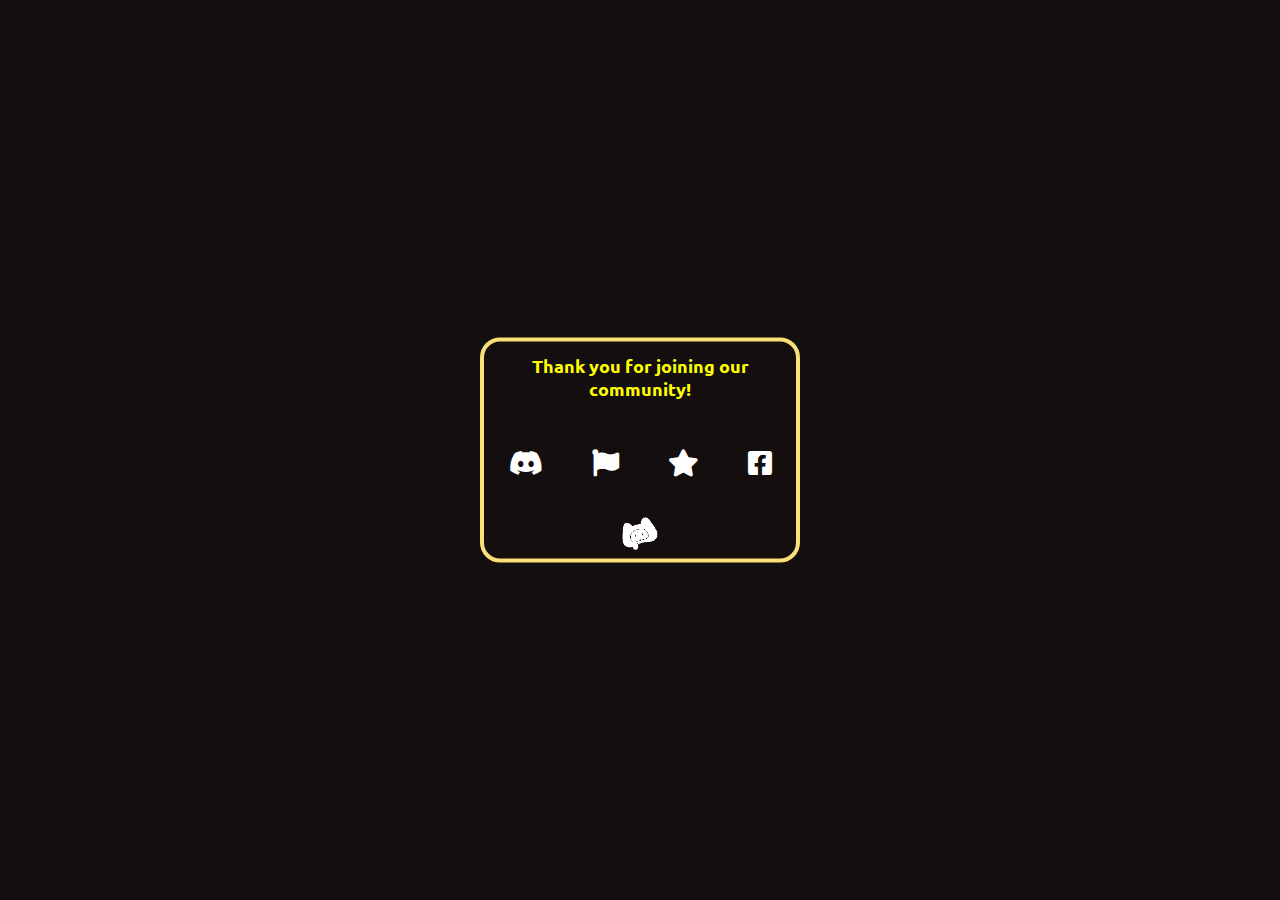
<file: public/view/thankyou/tks.html>
<!DOCTYPE html>
<html lang="en">
<head>
    <meta charset="UTF-8">
    <meta name="viewport" content="width=device-width, initial-scale=1.0">
    <link rel="stylesheet" href="https://cdnjs.cloudflare.com/ajax/libs/font-awesome/5.15.4/css/all.min.css" integrity="sha512-1ycn6IcaQQ40/MKBW2W4Rhis/DbILU74C1vSrLJxCq57o941Ym01SwNsOMqvEBFlcgUa6xLiPY/NS5R+E6ztJQ==" crossorigin="anonymous" referrerpolicy="no-referrer" />
    <link rel="stylesheet" href="/public/view/thankyou/tks.css">
    <link rel="icon" href="/src/image/favicon.png" type="image/png">
    <title>Honkai: Star Rail - Communitty</title>
</head>
<body>
    <div class="tks-container">
        <h2>Thank you for joining our community!</h2>
        <div class="mediaContent">
            <div><a href="https://discord.com/invite/honkaistarrail"><i class="fab fa-discord"></i></a></div>
            <div><a href="https://honkai-star-rail.fandom.com/vi/wiki/Wiki_Honkai:_Star_Rail"><i class="fas fa-flag"></i></a></div>
            <div><a href="https://hsr.hoyoverse.com/vi-vn/news"><i class="fas fa-star"></i></a></div>
            <div><a href="https://www.facebook.com/groups/honkaistarrailvn/"><i class="fab fa-facebook-square"></i></a></div>
        </div>
        <div class="hoyolab"><a href="https://www.hoyolab.com/circles/6/42/feed?page_type=42&page_sort=hot"><img src="/src/image/hoyolab-svgrepo-com.svg"></a></div>
    </div>
</body>
</html>
</file>
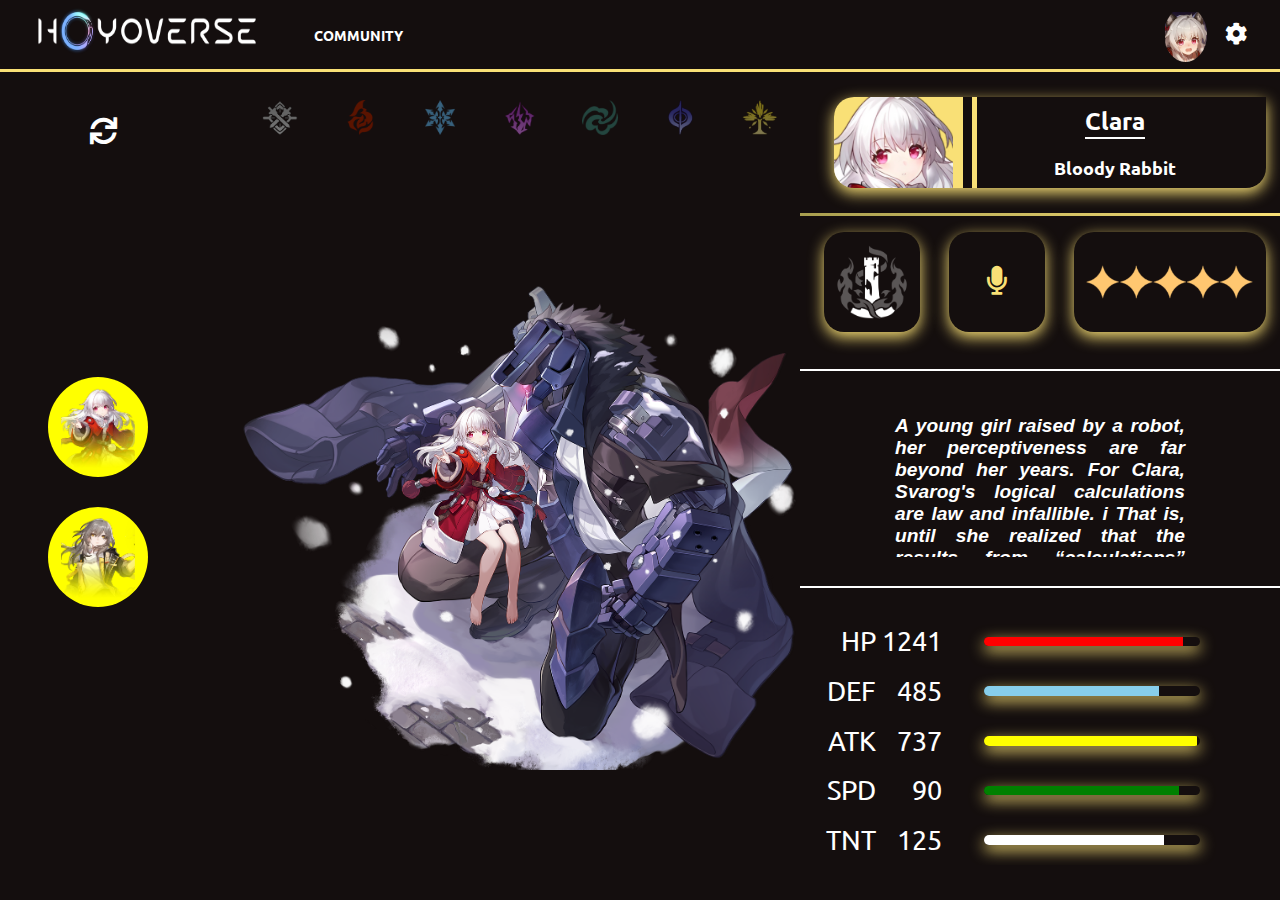
<file: public/view/wiki/wiki.html>
<!DOCTYPE html>
<html lang="en">
<head>
    <meta charset="UTF-8">
    <meta name="viewport" content="width=device-width, initial-scale=1.0">
    <link rel="stylesheet" href="./wiki.css">
    <link rel="stylesheet" href="https://cdnjs.cloudflare.com/ajax/libs/font-awesome/5.15.4/css/all.min.css" integrity="sha512-1ycn6IcaQQ40/MKBW2W4Rhis/DbILU74C1vSrLJxCq57o941Ym01SwNsOMqvEBFlcgUa6xLiPY/NS5R+E6ztJQ==" crossorigin="anonymous" referrerpolicy="no-referrer" />
    <link rel="icon" href="../../../src/image/favicon.png" type="image/png">
    <title>Honkai: Star Rail - Wiki</title>
</head>
<body>
    <div class="user-nav">
        <img src="../../../src/image/logo-light.3def3bc.png" alt="">
        <div class="community"><a href="/public/view/thankyou/tks.html">COMMUNITY</a></div>
        <div class="user-content" id="userContent"  onclick="openSetting('popupUserSet')">
            <div id="user-pic"><img src="../../../src/image/iconClara.png"></div>
            <div class="show-icon"><i class="fas fa-cog"></i></div>
        </div>
    </div>

    <div class="big-content">
        <div class="charnav-content">
            <button id="resetDisplay"><i class="fas fa-sync"></i></button>
            <nav class="char-navbar">
                <ul class="char-list" id="char-list">
                </ul>
            </nav>
        </div>
        <div class="char-content">
            <div class="type-nav" id="typeNav">
                <button class="type-btn" value="physical"><img src="../../../src/image/Star_Rail_Element_Physical.png"></button>
                <button class="type-btn" value="fire"><img src="../../../src/image/Element_Fire.png"></button>
                <button class="type-btn" value="ice"><img src="../../../src/image/Element_Ice.png"></button>
                <button class="type-btn" value="lightning"><img src="../../../src/image/Star_Rail_Element_Lightning.png"></button>
                <button class="type-btn" value="wind"><img src="../../../src/image/Element_Wind.png"></button>
                <button class="type-btn" value="quantum"><img src="../../../src/image/Star_Rail_Element_Quantum.png"></button>
                <button class="type-btn" value="imaginary"><img src="../../../src/image/Star_Rail_Element_Imaginary.png"></button>
            </div>
            <div class="char-display">
                <div id="char-model">
                    <img src="../../../src/image/char-banner/clara-banner.png">
                </div>
            </div>
        </div>
        <div class="left-nav">
            <div class="char-intro">
                <div id="char-pic">
                    <img src="../../../src/image/char-face/clara (1).png" alt="">
                </div>
                <div class="char-name">
                    <div id="real-name"><h4>Clara</h4></div>
                    <div id="nick-name"><h4>Bloody Rabbit</h4></div>
                </div>
            </div>
            <div class="star-rail-line"></div>
            <div class="first-content">
                <div id="char-fate" class="s1-class">
                    <img src="../../../src/image/char-fate/huy-diet.png">
                </div>
                <div id="char-sound" class="s1-class">
                    <button id="soundtrackPlayer"><i class="fas fa-microphone"></i></button>
                    <audio id="charSoundtrack" src="../../../src/soundtrack/VO_JA_Archive_Clara_1_M.ogg"></audio>
                </div>
                <div id="char-star" class="s1-class">
                    <img src="../../../src/image/bg-5-sao.png" alt="">
                </div>
            </div>
            <div class="s1-line"><div class="insideLine"></div></div>
            <div class="second-content">
                <div class="story-content" id="storyContent">
                    <p id="char-story">A young girl raised by a robot, her perceptiveness
                    are far beyond her years.
                    For Clara, Svarog's logical calculations are law and infallible. i
                    That is, until she realized that the results from “calculations” don't
                    always necessarily bring joy to everyone.
                    The once shy little girl then decided to cast aside her timidness.</p>
                </div>
            </div>
            <div class="s1-line1"><div class="insideLine1"></div></div>
            <div class="third-content">
                <div class="big-label">
                    <div class="small-label">
                        <span class="label-only">HP</span>
                    </div>
                    <div class="small-label">
                        <span class="label-only">DEF</span>
                    </div>
                    <div class="small-label">
                        <span class="label-only">ATK</span>
                    </div>
                    <div class="small-label">
                        <span class="label-only">SPD</span>
                    </div>
                    <div class="small-label">
                        <span class="label-only">TNT</span>
                    </div>
                </div>
                <div class="big-value">
                    <div class="small-label">
                        <span id="hp-value">1241</span>
                    </div>
                    <div class="small-label">
                        <spanv id="def-value">485</spanv>
                    </div>
                    <div class="small-label">
                        <span id="atk-value">737</span>
                    </div>
                    <div class="small-label">
                        <span id="spd-value">90</span>
                    </div>
                    <div class="small-label">
                        <span id="tnt-value">125</span>
                    </div>
                </div>
                <div class="fillbar-content">
                    <div class="fill-bar">
                        <div class="fill-me" id="hp-fill"></div>
                    </div>
                    <div class="fill-bar">
                        <div class="fill-me" id="def-fill"></div>
                    </div>
                    <div class="fill-bar">
                        <div class="fill-me" id="atk-fill"></div>
                    </div>
                    <div class="fill-bar">
                        <div class="fill-me" id="spd-fill"></div>
                    </div>
                    <div class="fill-bar">
                        <div class="fill-me" id="tnt-fill"></div>
                    </div>
                </div>
            </div>
        </div>
    </div>
    <div id="popupUserSet">
        <div class="exitSet" onclick="exitTab('popupUserSet')"><i class="fas fa-times"></i></div>
        <div id="avtIcon"><img src="../../../src/image/iconClara.png"></div>
        <button id="logOutBtn" class="logoutBtn">Log out</button>
        <div class="editLayer">Edit your image</div>
        <form class="form-user" id="updateForm">
            <span class="error-message" id="generalErr"></span>
            <span class="displayS1">Username</span>
            <input id="updateName" type="text" placeholder="">
            <span class="error-message" id="nameErr"></span>
            <span class="displayS1">Email</span>
            <input id="updateEmail" type="text" placeholder="">
            <span class="error-message" id="emailErr"></span>
            <span class="displayS1">Password</span>
            <input id="updatePassword" type="password" placeholder="">
            <span class="error-message" id="passErr"></span>
            <div class="s1-container">
                <button type="submit" id="makeChangeBtn">Apply</button>
            </div>
        </form>
        <!-- <form class="form-user" id="checkForm">
            <span class="error-message" id="MainErr">Please enter your old email</span>
            <span class="displayS1">Email</span>
            <input id="updateNow" type="text" placeholder="">
        </form> -->
    </div>
    <div id="overlay"></div>
    <script src="wiki.js"></script>
</body>
</html>
</file>
<file: public/view/thankyou/tks.css>
@import url('https://fonts.googleapis.com/css2?family=Inter&family=Lobster&family=Open+Sans:wght@300&family=Orbitron:wght@500&family=Rampart+One&family=Roboto+Slab:wght@700&family=Roboto:wght@700&family=Rowdies:wght@300;400&family=Tilt+Warp&family=Ubuntu:wght@300;700&display=swap');
* {
    margin: 0;
    padding: 0;
    box-sizing: border-box;
}

body {
    width: 100%;
    height: 100vh;
    background-color: #140E0E;
}

.tks-container {
    border-radius: 20px;
    border: 4px solid #F9E076;
    position: absolute;
    top: 50%;
    left: 50%;
    transform: translate(-50%, -50%);
    width: 25%;
    height: 25%;
    display: flex;
    flex-direction: column;
    align-items: center;
    text-align: center;
}

.tks-container h2 {
    font-family: 'Ubuntu', 'sans-serif';
    font-size: 1.1rem;
    color: yellow;
    margin-top: 4%;
    margin-bottom: 10%;
}
.mediaContent {
    width: 100%;
    height: 30%;
    background-color: transparent;
    margin-bottom: 5%;
    display: flex;
    align-items: center;
    justify-content: space-around;
}

.mediaContent div a{
    color: white;
    font-size: 1.7rem;
    transition: transform 0.2s;
}

@keyframes shake {
  0%, 100% { transform: translateX(0); }
  25% { transform:  rotate(-10deg); }
  50% { transform:  rotate(10deg); }
  75% { transform:  rotate(-10deg); }
}

.mediaContent div:hover {
  animation: shake 1s;
}

.hoyolab {
    width: 15%;
    height: 20%;
}

.hoyolab img {
    width: 100%;
    height: 100%;
    object-fit: cover;
    filter: brightness(200%);
    transition: transform 0.2s;
}

.hoyolab img:hover {
    animation: shake 1s;
}
</file>
<file: public/view/wiki/wiki.css>
@import url('https://fonts.googleapis.com/css2?family=Inter&family=Lobster&family=Open+Sans:wght@300&family=Orbitron:wght@500&family=Rampart+One&family=Roboto+Slab:wght@700&family=Roboto:wght@700&family=Rowdies:wght@300;400&family=Tilt+Warp&family=Ubuntu:wght@300;700&display=swap');


* {
    padding: 0;
    margin: 0;
    box-sizing: border-box;
}

body {
    width: 100%;
    height: 100vh;
    background-color: #140e0e;
}

.user-nav {
    width: 100%;
    height: 8%;
    background-color: transparent;
    display: flex;
    border-bottom: 3px solid #F9E076;
}
.user-nav img {
    position: relative;
    top: 10%;
    left: 3%;
    width: 17%;
    height: 70%;
}

.community{
    position: relative;
    left: 7%;
    color: white;
    font-size: 0.9rem;
    font-family: 'Ubuntu', sans-serif;
    font-weight: 550;
    display: flex;
    align-items: center;
    justify-content: center;
    width: 8%;
    height: 100%;
}

.community a {
    color: white !important;
    text-decoration: none;
}

.community:hover {
    filter: brightness(0.7);
    background-color: rgba(0, 0, 0, 0.7);
}

@keyframes rotateAnimation {
    0% {
      transform: rotate(0deg);
    }
    100% {
      transform: rotate(180deg);
    }
}

#rotateIcon {
    display: inline-block;
}

.clicked {
    animation: rotateAnimation 0.5s ease-in-out;
    animation-fill-mode: forwards;
}

.user-content {
    width: 9%;
    left: 65%;
    position: relative;
    overflow: hidden;
    height: 100%;
    background-color: transparent;
    display: flex;
    align-items: center;
}

.user-content:hover {
    cursor: pointer;
    filter: brightness(0.7);
}


#user-pic {
    position: relative;
    left: 10%;
    width: 38%;
    height: 80%;
    border-radius: 50%;
    overflow: hidden;
}

#user-pic img {
    width: 100%;
    height: 100%;
    object-fit: cover;
}
.show-icon {
    font-size: 1.4rem;
    position: relative;
    left: 25%;
    color: white;
}

.big-content {
    width: 100%;
    height: 92%;
    background-color: #140e0e;
    display: grid;
    grid-template-columns: 3fr 7fr 6fr;
}

.charnav-content {
    display: flex;
    flex-direction: column;
    justify-content: center;
    align-items: center;
}

.char-navbar {
    width: 60%;
    height: 260px;
    overflow-y: auto;
}

#resetDisplay {
    border: none;
    width: 15%;
    height: 5%;
    background-color: transparent;
    position: relative;
    bottom: 27%;
    right: 7%;
    color: white;
    font-size: 1.7rem;
}

#resetDisplay:hover {
    animation: resetStart 0.4s ease-in-out;
    cursor: pointer;
}

@keyframes resetStart {
    0% {
        transform: rotate(0deg);
    } 100% {
        transform: rotate(360deg);
    }
}


.char-list {
    list-style-type: none;
    width: 100%;
    height: 100%;
}

.char-list li {
    width: 100px;
    height: 100px;
    border-radius: 50%;
    background-color: yellow;
    margin-bottom: 30px;
    overflow: hidden;
    display: flex;
    justify-content: center;
    align-items: center;
}

.char-list li img {
    width: 100%;
    height: 100%;
    object-fit: contain;
    pointer-events: none;
}

.char-navbar::-webkit-scrollbar, .story-content::-webkit-scrollbar {
    width: 4px;
    opacity: 0;
}

.char-navbar:hover::-webkit-scrollbar, .story-content:hover::-webkit-scrollbar {
    opacity: 0;
  }

.char-navbar::-webkit-scrollbar-track, .story-content::-webkit-scrollbar-track {
    background-color: transparent;
}

.char-navbar::-webkit-scrollbar-thumb, .story-content::-webkit-scrollbar-thumb {
    background-color: #888;
    border-radius: 2px;
}

.char-navbar::-webkit-scrollbar-thumb:hover, .story-content::-webkit-scrollbar-thumb:hover {
    background-color: #555;
  }

.type-nav{
    position: relative;
    width: 100%;
    height: 5%;
    display: flex;
    top: 3%;
    align-items: center;
    overflow: hidden;
}

.type-btn {
    position: relative;
    width: 40%;
    height: 100%;
    border: 3px solid transparent;
    background-color: transparent;
    filter: brightness(0.5);
}

.type-btn:hover {
    filter: brightness(1.5);
    animation-name: btn-animation;
    animation-duration: 0.4s;
    border: 3px solid #F9E076;
    border-radius: 15px;
}

.active {
    filter: brightness(1.5);
    animation-name: btn-animation;
    animation-duration: 0.4s;
    border: 3px solid #F9E076;
    border-radius: 15px;
}

.type-btn img {
    width: 100%;
    height: 100%;
    object-fit:contain;
    pointer-events: none;
}

@keyframes btn-animation {
    from {
        filter: brightness(0.5);
    }
    to {
        filter: brightness(1.5);
    }
}

.char-content {
    display: flex;
    flex-direction: column;
    align-items: center;
}

.char-display {
    position: relative;
    width: 100%;
    height: 90%;
    top: 5%;
    display: flex;
    flex-direction: column;
    align-items: center;
    overflow: hidden;
}

#char-model {
    position: relative;
    width: 100%;
    height: 100%;
    display: flex;
    align-items: center;
}

#char-model img {
    width: 100%;
    height: 100%;
    object-fit: contain;
}

.char-intro {
    position: relative;
    top: 3%;
    left: 7%;
    width: 90%;
    height: 11%;
    display: flex;
    overflow: hidden;
    border-radius: 20px 0px 20px 20px;
    box-shadow: rgba(249, 224, 118, 2) 0px 5px 15px;
    background-color: transparent;
}

#char-pic {
    width: 30%;
    height: 100%;
    background-color: #F9E076;
    padding: 0px 10px 0px 0px;
}

#char-pic img {
    position: relative;
    width: 100%;
    height: 100%;
    object-fit: cover;
}

.char-name {
    position: relative;
    width: 65%;
    height: 100%;
    left: 2%;
    border-left: 5px solid #F9E076;
    display: flex;
    flex-direction: column;
    align-items: center;
    justify-content:space-around;
}


#real-name, #nick-name {
    display: flex;
    align-items: center;
    color: white;
    font-size: 1.1rem;
    font-family: 'Ubuntu', sans-serif;
    font-weight: 700;
}
#real-name {
    border-bottom: 2px solid white;
    font-size: 1.5rem;
}


.star-rail-line {
    position: relative;
    top: 6%;
    width: 100%;
    height: 3px;
    background: linear-gradient(to right, #a89e4f, #f9e076, #a89e4f);
    background-size: 200% 100%;
    animation: star-rail-animation 3s linear infinite;
}

@keyframes star-rail-animation {
  0% {
    background-position: 0 0;
  }
  100% {
    background-position: 200% 0;
  }
}

.first-content {
    position: relative;
    top: 8%;
    width: 100%;
    height: 12%;
    font-size: 1.3rem;
    display: flex;
    justify-content: center;
}

.s1-class {
    position: relative;
    width: 20%;
    height: 100%;
    display: flex;
    align-items: center;
    justify-content: center;
    border-radius: 20px;
    box-shadow: rgba(249, 224, 118, 2) 0px 5px 15px;
}

.s1-class:nth-child(1) {
    left: -5%;
}

.s1-class:nth-child(2) {
    left: 1%;
}

.s1-class:nth-child(3) {
    left: 7%;
}

#char-fate img {
    width: 100%;
    height:75%;
    object-fit: contain;
}



#soundtrackPlayer {
    width: 90%;
    height: 90%;
    border: none;
    background-color: transparent;
    color: #F9E076;
    font-size: 1.8rem;
}

#soundtrackPlayer:hover, #soundtrackPlayer:active {
    filter: brightness(0.6);
}

#char-star {
    width: 40%;
    height: 100%;
    display: flex;
    align-items: center;
    justify-content: center;
    border-radius: 20px;
    box-shadow: rgba(249, 224, 118, 2) 0px 5px 15px;
}

#char-star img {
    width: 90%;
    height: 100%;
    object-fit: contain;
}

.s1-line {
    width: 100%;
    height: 10px;
    position: relative;
    top: 12%;
    overflow: hidden;
}

.insideLine {
  position: absolute;
  top: 50%;
  transform: translateY(-50%);
  width: 100%;
  height: 2px;
  background-color: white;
  animation: s1-line1 7s linear infinite;
}

@keyframes s1-line1 {
  0% {
    left: -100%;
  }
  100% {
    left: 100%;
  }
}

.insideLine1 {
    position: absolute;
    top: 50%;
    transform: translateY(-50%);
    width: 100%;
    height: 2px;
    background-color: white;
    animation: s1-line2 7s linear infinite;
}

.s1-line1 {
    width: 100%;
    height: 10px;
    position: relative;
    top: 17%;
    overflow: hidden;
}

@keyframes s1-line2 {
    0% {
        right: -100%;
    }
    100% {
        right: 100%;
    }
}

.second-content {
    position: relative;
    top: 15%;
    width: 100%;
    height: 20%;
    display: flex;
    justify-content: center;
    align-items: center;
}

.story-content {
    position: absolute;
    width: 70%;
    height: 90%;
    padding: 7px;
    border-radius: 10px;
    overflow-y: auto;
    display: flex;
    text-align: justify;
    justify-content: center;
    align-items: center;
    font-size: 1.2rem;
}

.story-content p {
    width: 90%;
    height: 100%;
    color: white;
    font-family: 'Ropa Sans', sans-serif;
    font-weight: 600;
    font-style: italic;
}

.third-content {
    position: relative;
    left: 2%;
    top: 20%;
    width: 95%;
    height: 30%;
    display: flex;
    overflow: hidden;
    border-radius: 20px;
    pointer-events: none;
}

.big-label {
    position: absolute;
    left: 2.5%;
    display: flex;
    flex-direction: column;
    align-items: flex-start;
    justify-content: space-around;
    width: 12%;
    height: 100%;
}
.big-value {
    position: absolute;
    display: flex;
    flex-direction: column;
    align-items: flex-start;
    justify-content: space-around;
    left: 15%;
    width: 14%;
    height: 100%;
}

.small-label {
    width: 100%;
    display: flex;
    justify-content:flex-end;
    font-family: 'Ubuntu', sans-serif;
    font-size: 1.7rem;
    color: white;
}

.fillbar-content {
    position: absolute;
    display: flex;
    flex-direction: column;
    align-items: center;
    justify-content: space-around;
    left: 32%;
    width: 60%;
    height: 100%;
}

.fill-bar {
    width: 79%;
    height: 4%;
    border-radius: 30px;
    overflow: hidden;
    box-shadow: rgba(249, 224, 118, 2) 0px 5px 15px;
    background-color: transparent;
}

.fill-me {
    height: 100%;
    width: 0%;
    transition: width 0.7s ease-in-out;
}

.fade-out {
    animation: fadeOut 0.5s ease forwards;
}

@keyframes fadeOut {
    0% {
        opacity: 1;
    }
    100% {
        opacity: 0;
    }
}

#overlay {
    position: fixed;
    top: 0;
    left: 0;
    width: 100%;
    height: 100%;
    background-color: rgba(0, 0, 0, 0.7);
    display: none;
    z-index: 9999;
  }

@keyframes animatePopup {
    0% {
        opacity: 0;
        transform: translate(-50%, -50%);
        transform: translateY(15px);
    } 100% {
        opacity: 1;
        transform: translate(-50%, -50%);
        transform: translateY(0px);
    }
}

#popupUserSet {
    border: 5px solid #F9E076;
    border-radius: 25px 0px 25px 25px;
    overflow: hidden;
    width: 700px;
    height: 470px;
    background-color: #333;
    background-size:cover;
    position: relative;
    display: none;
    bottom: 80%;
    left: 25%;
    z-index: 10000;
    animation: animatePopup 0.3s ease-in-out;
}

.exitSet {
    position: absolute;
    left: 94%;
    top: 2%;
    font-size: 1.8rem;
    color: white;
}

.exitSet:hover {
    opacity: 0.7;
    transform: translateY(3px);
}

#avtIcon {
    border: 2px solid white;
    position: absolute;
    top: 7%;
    left: 10%;
    width: 17%;
    height: 26%;
    border-radius: 50%;
    overflow: hidden;
}

#avtIcon img {
    border-radius: 50%;
    padding: 5px;
    width: 100%;
    height: 100%;
    object-fit: cover;
}

.editLayer {
    display: flex;
    justify-content: center;
    align-items: center;
    position: absolute;
    width: 15%;
    height: 24%;
    border-radius:50%;
    top: 8%;
    left: 11%;
    color: transparent;
    padding: 10px;
    text-align: center;
    transition-duration: 0.3s;
    cursor: default;
    
}

.editLayer:hover {
    color: white;
    background-color: rgba(0, 0, 0, 0.7);
}

.form-user {
    position: absolute;
    width: 54%;
    height: 60%;
    top: 35%;
    left: 2%;
    display: flex;
    flex-direction: column;
    align-items:flex-start;
    /* justify-content: space-evenly; */
}

input[type="text"],
input[type="password"] {
  margin: 10px 0px 10px 0px;
  padding: 4%;
  border: none;
  background-color: rgba(255, 255, 255, 0.3);
  border-radius: 5px;
  width: 82%;
  height: 10%;
  outline: 0;
  color: black;
  transition: 0.4s;
  font-size: 1.2rem;
  font-weight: 700;
}

input[type="password"] {
  font-size: 2rem;
}

input[type="text"]::placeholder,
input[type="password"]::placeholder {
  color: white;
  font-size: 1.2rem;
}

input[type="text"]:focus,
input[type="password"]:focus {
  border-bottom: 4px solid #fdd77f;
  width: 86%;
  background-color: rgba(255, 255, 255, 0.5);
}

.displayS1 {
    color: white;
    font-weight: 500;
    font-family: 'Ubuntu', sans-serif;
    cursor: default;
}

@keyframes moveBanner {
    0% {
        transform:translateX(50px);
        opacity: 0;
    } 100% {
        transform: translateX(0px);
        opacity: 1;
    }
}

.animateBanner {
    animation: moveBanner 0.3s ease-in-out;
}

@keyframes moveFace {
    0% {
        transform:translateX(15px);
        opacity: 0;
    } 100% {
        transform: translateX(0px);
        opacity: 1;
    }
}

.animateFace {
    animation: moveFace 0.3s ease-in-out;
}

@keyframes moveName {
    0% {
        transform:translateY(15px);
        opacity: 0;
    } 100% {
        transform: translateY(0px);
        opacity: 1;
    }
}

.animateInfo {
    animation: moveName 0.3s ease-in-out;
}

@keyframes moveItems {
    0% {
        transform:translateY(-15px);
        opacity: 0;
    } 100% {
        transform: translateY(0px);
        opacity: 1;
    }
}

.animateItems {
    animation: moveItems 0.3s ease-in-out;
}

@keyframes moveFate {
    0% {
        opacity: 0;
        transform: rotate(-60deg);
    } 100% {
        opacity: 1;
        transform: rotate(0deg);
    }
}

.animateFate {
    animation: moveFate 0.3s ease-in;
}

.s1-container {
    position: fixed !important;
    left: 63%;
    top: 67.5%;
    width: 160px;
    height: 45px;
    display: flex;
    align-items: center;
}

.s1-container button{
    height: 45px;
    border: none;
    border-radius: 7px;
}

#makeChangeBtn {
    width: 120px;
    /* display: flex;
    align-items: center;
    justify-content: center; */
    font-size: 'Ubuntu', 'sans-serif';
    font-weight: 650;
    background-color: #FDD77F;
    font-size: 1rem;
    color: #3d3d3d;
    transition-duration: 0.4s;
}

#logOutBtn {
    position: relative;
    height: 45px;
    border: none;
    border-radius: 7px;
    width: 120px;
    font-size: 'Ubuntu', 'sans-serif';
    font-weight: 650;
    background-color: #3d3d3d;
    font-size: 1rem;
    color: #FDD77F;
    top: 84%;
    left: 57%;
    transition-duration: 0.4s;
}

#logOutBtn:hover, #makeChangeBtn:hover {
    filter: brightness(0.9);
    transform: translateY(3px);
}

.error-message {
    display: none;
    color: black;
    background-color: yellow;
    padding: 2px;
    font-weight: 800;
    font-size: 0.7rem;
    margin-top: 1px;
}
/* #MainErr {
    display: inline-block;
    font-size: 1.2rem;
}

#checkForm {
    display: flex;
    flex-direction: column;
    align-items:flex-start;
    justify-content: space-evenly;
} */
</file>
